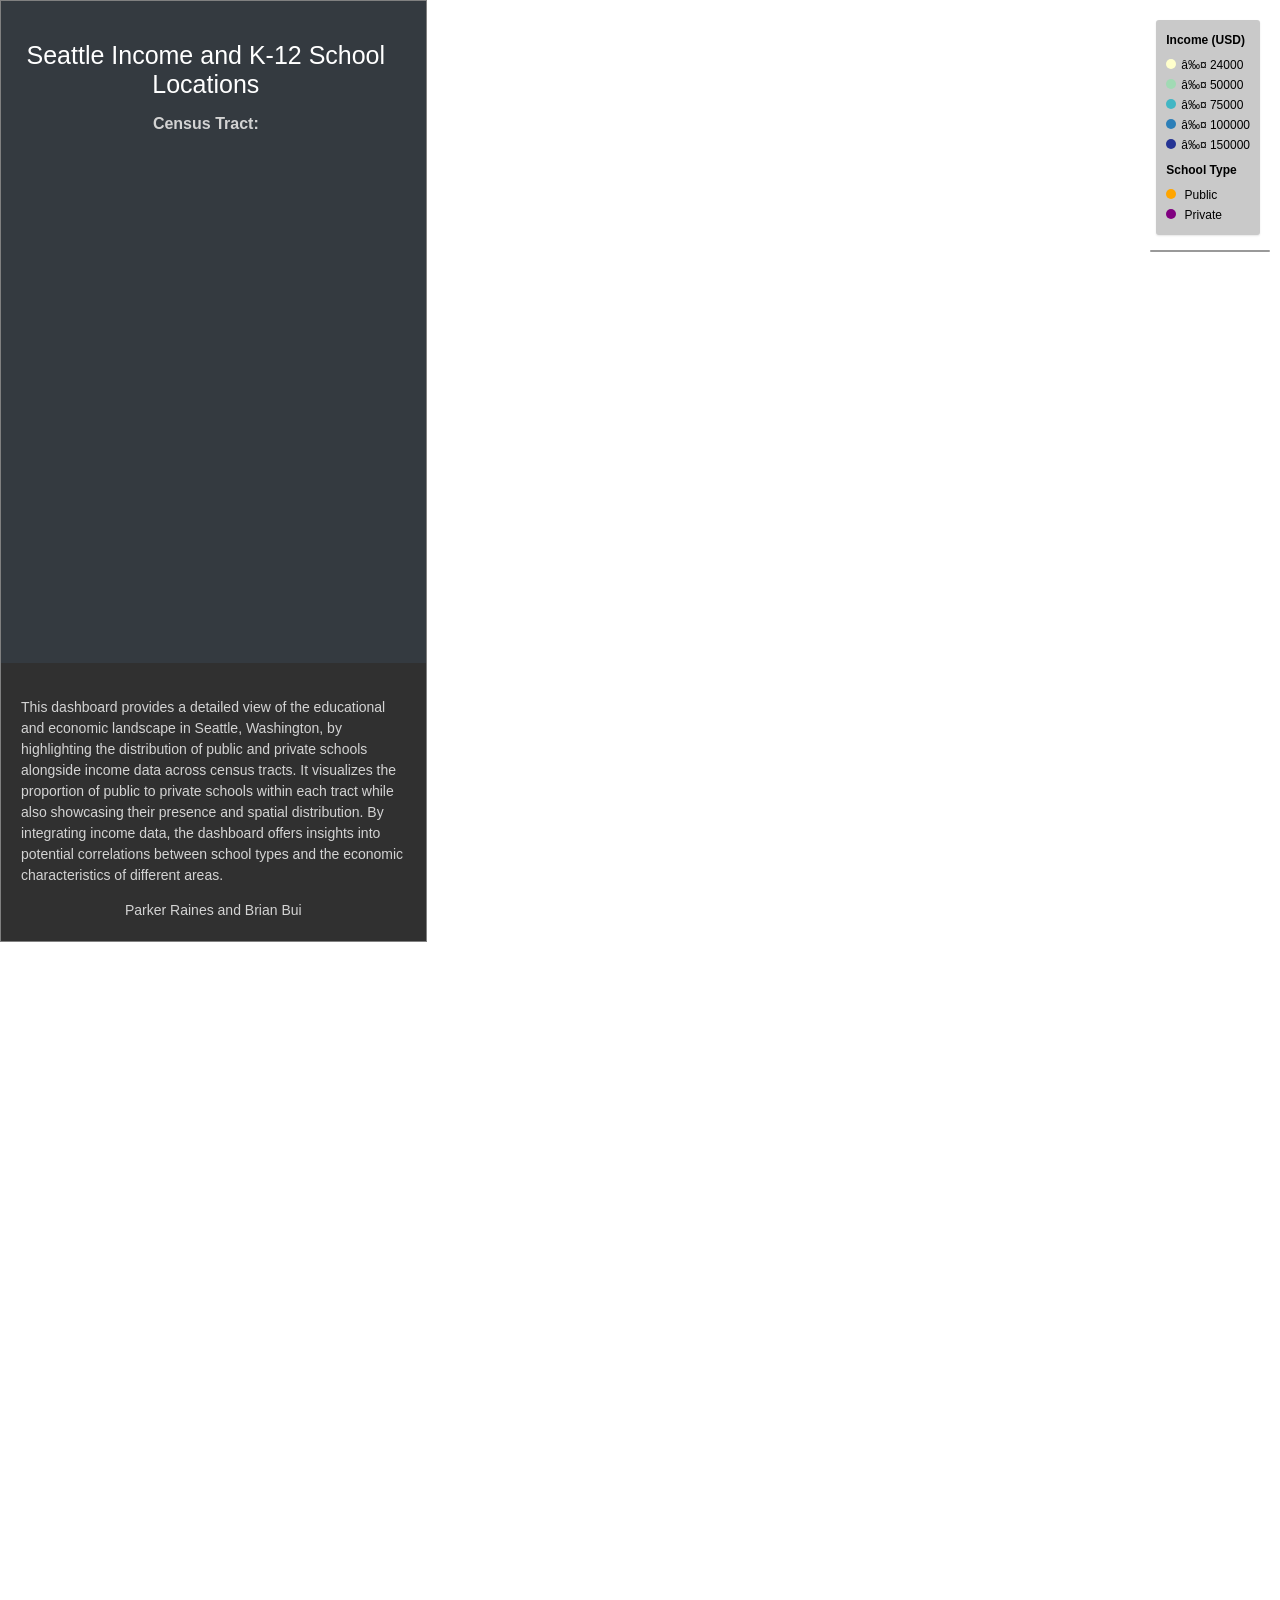
<file: index.html>
<!doctype html>
<html lang="en">
<head>
  <meta name="viewport" content="width=device-width, initial-scale=1.0">
  <link href="https://api.mapbox.com/mapbox-gl-js/v3.7.0/mapbox-gl.css" rel="stylesheet">
  <script src="https://api.mapbox.com/mapbox-gl-js/v3.7.0/mapbox-gl.js"></script>
  <script src="d3.v5.min.js" charset="utf-8"></script>
  <link rel="stylesheet" href="Dashboard.css">
</head>
<body>

  <!-- sidebar -->
  <div id="info">
   <div id="title">
    Seattle Income and K-12 School Locations
   </div>
    <div id="count" class="card">
     <h3 id="desc"> Census Tract:</h3>
     <h3 id="county-count"> </h3>
    </div>
    <div id="pie-chart"></div>
    <div id="footer">
      <p>This dashboard provides a detailed view of the educational and economic landscape in Seattle, Washington, by highlighting
         the distribution of public and private schools alongside income data across census tracts. It visualizes the proportion of 
         public to private schools within each tract while also showcasing their presence and spatial distribution. By integrating 
         income data, the dashboard offers insights into potential correlations between school types and the economic characteristics
         of different areas.
      </p>
      <p id='author'> Parker Raines and Brian Bui</p>
    </div>
  </div>

  <!-- mainwindow -->
  <div id='map'></div>
  <div class="legend" id="pop-legend">
      <h4>Income (USD)</h4>
      <div><span style="background-color: #ffffcc"></span>≤ 24000</div>
      <div><span style="background-color: #a1dab4"></span>≤ 50000</div>
      <div><span style="background-color: #41b6c4"></span>≤ 75000</div>
      <div><span style="background-color: #2c7fb8"></span>≤ 100000</div>
      <div><span style="background-color: #253494"></span>≤ 150000</div>
      <h4 style="margin-top: 5px;"> School Type</h4>
      <div><span style="background-color: orange"></span> Public</div>
      <div><span style="background-color: purple"></span> Private</div>
  </div>

  <nav id="menu"></nav>
  <div id="map"></div>
 
  <script>
  
   //Main map comes here.       

    mapboxgl.accessToken = 'pk.eyJ1IjoibWFwdXNlcjAzIiwiYSI6ImNtMHpzYTFiZzAyd2cyanBrYWhpYXZsZ3gifQ.paRv0YlSRjmXUZKSMTjGEA';
        const mymap = new mapboxgl.Map({
            container: 'map',
            style: 'mapbox://styles/mapbox/dark-v11',
            projection: 'mercator',
            center: [-122.32070, 47.61360],
            zoom:10.79
        });

    function updatePieChart(numPublic, numPrivate, schoolsTotal) {
        console.log('Updating pie chart with:', numPublic, numPrivate, schoolsTotal);
        const data = schoolsTotal
            ? [{label: 'Public', value: numPublic}, {label: 'Private', value: numPrivate}]
            : [{label: 'No Data', value: 1}]; // Placeholder data if no schools

        const colors = schoolsTotal
            ? ['#ffaf0f', '#cf10e0']
            : ['#cccccc']; 
            
        // Clear previous chart
        d3.select('#pie-chart').select('svg').remove();

        // Create SVG and group elements
        const svg = d3.select('#pie-chart')
            .append('svg')
            .attr('width', 300)
            .attr('height', 300);

        const radius = Math.min(300, 300) / 2;
        const g = svg.append('g').attr('transform', `translate(${radius},${radius})`);

        // Define pie and arc generators
        const pie = d3.pie().value(d => d.value);
        const arc = d3.arc().innerRadius(0).outerRadius(radius);

        // Draw arcs
        const arcs = g.selectAll('path')
            .data(pie(data))
            .enter()
            .append('path')
            .attr('d', arc)
            .attr('fill', (d, i) => colors[i]);

        // Add labels
        g.selectAll('text')
            .data(pie(data))
            .enter()
            .append('text')
            .attr('transform', d => `translate(${arc.centroid(d)})`)
            .attr('text-anchor', 'middle')
            .style('font-size', '15px')
            .style('fill', schoolsTotal ? '#000' : '#666') 
            .text(d => `${d.data.label}: ${d.data.value}`);
    }


        mymap.on('load', () => {
            mymap.addSource('income', {
                    type: 'geojson',
                    data: 'census_tracts_income_schools.geojson'

                    });  

            mymap.addSource('publicschools', {
                type: 'geojson',
                data: 'Public_Schools_Seattle.geojson'
            });


            mymap.addSource('privateschools', {
                type: 'geojson',
                data: 'Private_Schools_Seattle.geojson'
            });


            mymap.addLayer( {
                    id: 'income-layer',
                    type: 'fill',
                    source: 'income',
                    layout: {
                        'visibility': 'visible'
                    },
                    paint: {
                    'fill-color':['interpolate',['linear'],['get', 'B19301_per_capita_income_5YALL_B19301_001'],
                                    24000, '#ffffcc',
                                    50000, '#a1dab4',
                                    75000, '#41b6c4',
                                    100000, '#2c7fb8',
                                    150000, '#253494'],
                    'fill-outline-color':'lightgrey'    
                        }
                    }); 

            mymap.addLayer( {
                id: 'public-schools-layer',
                type: 'circle',
                source: 'publicschools',
                layout: {
                        'visibility': 'visible'
                    },
                paint: {
                        'circle-radius': 6,
                        'circle-color': "#ffaf0f",
                        'circle-stroke-width': 1,
                        'circle-stroke-color': 'white',
                        'circle-stroke-opacity': 0.6,
                        'circle-opacity': 0.9
                    }
            });

            mymap.addLayer( {
                id: 'private-schools-layer',
                type: 'circle',
                source: 'privateschools',
                layout: {
                        'visibility': 'visible'
                    },
                paint: {
                        'circle-radius': 6,
                        'circle-color': "#cf10e0",
                        'circle-stroke-width': 1,
                        'circle-stroke-color': 'white',
                        'circle-stroke-opacity': 0.6,
                        'circle-opacity': 0.9
                    }
            });  
        });  

    // Add click event for public schools
    mymap.on('click', 'public-schools-layer', (event) => {
        const features = event.features;
        if (!features || !features.length) return;

        const properties = features[0].properties;

        // Create a popup and set its content
        new mapboxgl.Popup()
            .setLngLat(event.lngLat)
            .setHTML(`
                <h3 class="popup">Public School</h3>
                <p class="popup"><strong>Name:</strong> ${properties.school_name || 'N/A'}</p>
                <p class="popup"><strong>Address:</strong> ${properties.address || 'N/A'}</p>
                <p class="popup"><strong>Grades:</strong> ${properties.grades || 'N/A'}</p>
            `)
            .addTo(mymap);
    });   
    
    mymap.on('click', 'private-schools-layer', (event) => {
    const features = event.features;
    if (!features || !features.length) return;

    const properties = features[0].properties;

    // Create a popup and set its content
    new mapboxgl.Popup()
        .setLngLat(event.lngLat)
        .setHTML(`
            <h3 class="popup">Private School</h3>
            <p class="popup"><strong>Name:</strong> ${properties.NAME || 'N/A'}</p>
            <p class="popup"><strong>Address:</strong> ${properties.SCHOOL_STREET_ADDRESS || 'N/A'}</p>
            <p class="popup"><strong>Profit/Nonprofit:</strong> ${properties.FOR_PROFIT_OR_NON_PROFIT || 'N/A'}</p>
        `)
        .addTo(mymap);
    });

    mymap.on('mouseenter', 'public-schools-layer', () => {
    mymap.getCanvas().style.cursor = 'pointer';
    });
    mymap.on('mouseenter', 'private-schools-layer', () => {
        mymap.getCanvas().style.cursor = 'pointer';
    });

    // Reset cursor when not hovering over points
    mymap.on('mouseleave', 'public-schools-layer', () => {
        mymap.getCanvas().style.cursor = '';
    });
    mymap.on('mouseleave', 'private-schools-layer', () => {
        mymap.getCanvas().style.cursor = '';
    });

   // change info window on hover
   mymap.on('mousemove', (event) => {
          //identify the layer with mouse event
          const incomedata = mymap.queryRenderedFeatures(event.point, {
                layers: ['income-layer']
              });
          const per_capita_income = incomedata[0].properties.B19301_per_capita_income_5YALL_B19301_001;
          const num_public = incomedata[0].properties.NUM_SCHOOLS_PUBLIC
          const num_private = incomedata[0].properties.NUM_SCHOOLS_PRIVATE
          const schools_total = incomedata[0].properties.NUM_SCHOOLS_PUBLIC + incomedata[0].properties.NUM_SCHOOLS_PRIVATE

          //Construct HTML DOM to diplay county name at <div id = 'desc'>
            document.getElementById('desc').innerHTML = incomedata.length
                ? `<h3>${incomedata[0].properties.GEN_ALIAS}, ${incomedata[0].properties.NAME} </h3>`
                : `<h3>Hover over a census tract</h3>`;


          //Construct HTML DOM to display population at <div id='county-count>'  
            document.getElementById('county-count').innerHTML = incomedata.length
                ? `<h3 class="dataline1 label">⠀Income Per Capita: </h3> <h3 class="dataline1 data"> ${per_capita_income}</h3>
                    <h3 class="dataline2 label">⠀Total Schools in Tract: </h3> <h3 class="dataline2 data"> ${num_public + num_private}</h3>
                    <h3 class="dataline1 label">⠀Public Schools in Tract: </h3> <h3 class="dataline1 data"> ${num_public}</h3>
                    <h3 class="dataline2 label">⠀Private Schools in Tract: </h3> <h3 class="dataline2 data"> ${num_private}</h3>
                    <h3 class="dataline1 label">⠀Percent Public Schools: </h3> <h3 class="dataline1 data"> ${schools_total ? ((num_public / schools_total) * 100).toFixed(0) : '0'}%`
                : `<h3 class="dataline1 label">⠀Income Per Capita: </h3> <h3 class="dataline1 data"> </h3>
                    <h3 class="dataline2 label">⠀Total Schools in Tract: </h3> <h3 class="dataline2 data"> </h3>
                    <h3 class="dataline1 label">⠀Public Schools in Tract: </h3> <h3 class="dataline1 data"> </h3>
                    <h3 class="dataline2 label">⠀Private Schools in Tract: </h3> <h3 class="dataline2 data"> </h3>
                    <h3 class="dataline1 label">⠀Public to Private Ratio: </h3> <h3 class="dataline1 data"> </h3>`;
            
            if (incomedata.length) {
              const publicSchools = incomedata[0].properties.NUM_SCHOOLS_PUBLIC || 0;
              const privateSchools = incomedata[0].properties.NUM_SCHOOLS_PRIVATE || 0;
              const schoolsTotal = publicSchools + privateSchools;
              updatePieChart(publicSchools, privateSchools, schoolsTotal);
                } else {
                    updatePieChart(0, 0, 0); 
                }
          });


        mymap.on('idle', () => {
    console.log("Map is idle, checking layers and setting up toggles.");

    // Ensure layers are loaded
    if (!mymap.getLayer('income-layer') || !mymap.getLayer('public-schools-layer') || !mymap.getLayer('private-schools-layer')) {
        console.error("One or more required layers are missing.");
        return;
    }

    // Enumerate IDs of the layers
    const toggleableLayerIds = ['income-layer', 'public-schools-layer', 'private-schools-layer'];

    // Set up toggle buttons
    for (const id of toggleableLayerIds) {
        if (document.getElementById(id)) {
            console.log(`Link for layer ${id} already exists.`);
            continue; // Skip if link already exists
        }

        const link = document.createElement('a');
        link.id = id;
        link.href = '#';
        link.textContent = id;
        link.className = 'active';

        // Toggle visibility on click
        link.onclick = function (e) {
            e.preventDefault();
            e.stopPropagation();

            const visibility = mymap.getLayoutProperty(id, 'visibility');
            if (visibility === 'visible') {
                mymap.setLayoutProperty(id, 'visibility', 'none');
                this.className = '';
            } else {
                mymap.setLayoutProperty(id, 'visibility', 'visible');
                this.className = 'active';
            }
        };

        const layersMenu = document.getElementById('menu');
        if (!layersMenu) {
            console.error("Menu element with ID 'menu' not found.");
            return;
        }

        layersMenu.appendChild(link);
        console.log(`Link added for layer: ${id}`);
    }
});
  </script>
</body>
</html>
</file>
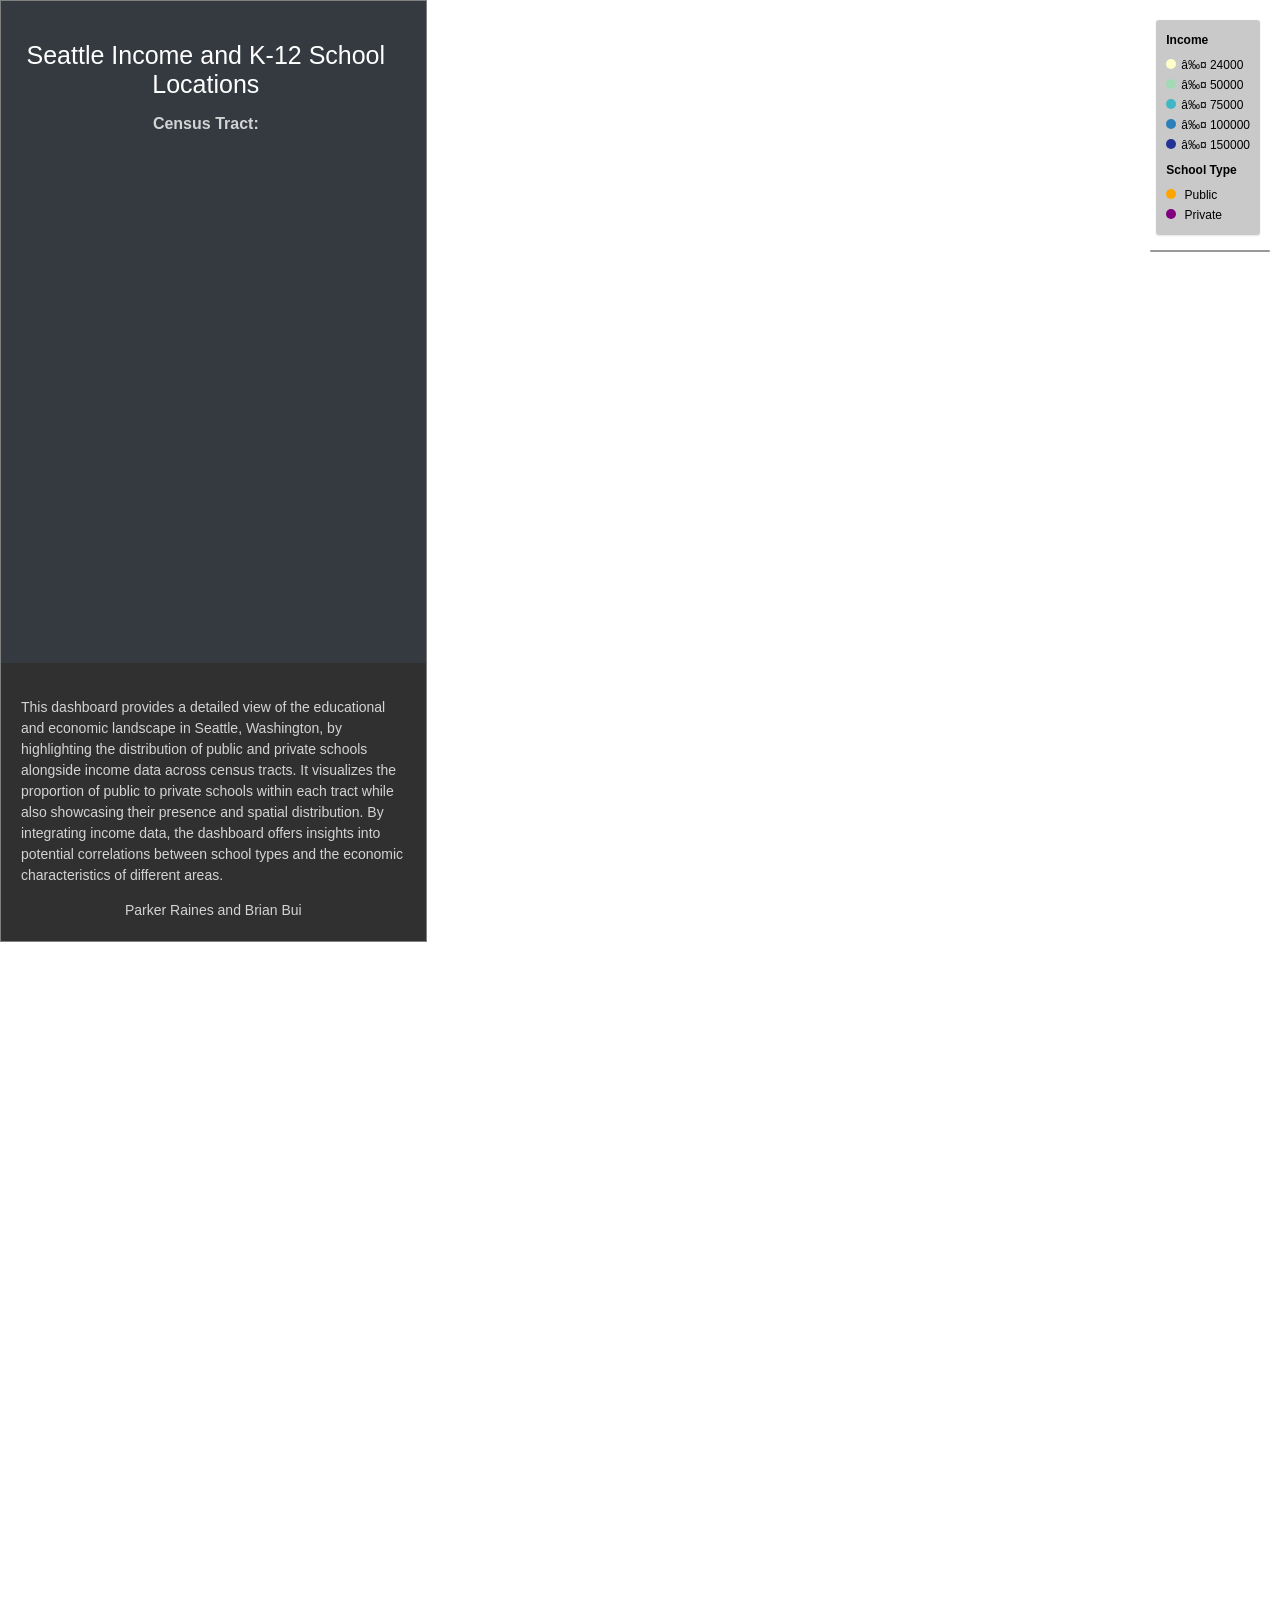
<file: finalproj.html>
<!doctype html>
<html lang="en">
<head>
  <meta name="viewport" content="width=device-width, initial-scale=1.0">
  <link href="https://api.mapbox.com/mapbox-gl-js/v3.7.0/mapbox-gl.css" rel="stylesheet">
  <script src="https://api.mapbox.com/mapbox-gl-js/v3.7.0/mapbox-gl.js"></script>
  <script src="http://d3js.org/d3.v5.min.js" charset="utf-8"></script>
  <link rel="stylesheet" href="Dashboard.css">
</head>
<body>

  <!-- sidebar -->
  <div id="info">
   <div id="title">
    Seattle Income and K-12 School Locations
   </div>
    <div id="count" class="card">
     <h3 id="desc"> Census Tract:</h3>
     <h3 id="county-count"> </h3>
    </div>
    <div id="pie-chart"></div>
    <div id="footer">
      <p>This dashboard provides a detailed view of the educational and economic landscape in Seattle, Washington, by highlighting
         the distribution of public and private schools alongside income data across census tracts. It visualizes the proportion of 
         public to private schools within each tract while also showcasing their presence and spatial distribution. By integrating 
         income data, the dashboard offers insights into potential correlations between school types and the economic characteristics
         of different areas.
      </p>
      <p id='author'> Parker Raines and Brian Bui</p>
    </div>
  </div>

  <!-- mainwindow -->
  <div id='map'></div>
  <div class="legend" id="pop-legend">
      <h4>Income</h4>
      <div><span style="background-color: #ffffcc"></span>≤ 24000</div>
      <div><span style="background-color: #a1dab4"></span>≤ 50000</div>
      <div><span style="background-color: #41b6c4"></span>≤ 75000</div>
      <div><span style="background-color: #2c7fb8"></span>≤ 100000</div>
      <div><span style="background-color: #253494"></span>≤ 150000</div>
      <h4 style="margin-top: 5px;"> School Type</h4>
      <div><span style="background-color: orange"></span> Public</div>
      <div><span style="background-color: purple"></span> Private</div>
  </div>

  <nav id="menu"></nav>
  <div id="map"></div>
 
  <script>
  
   //Main map comes here.       

    mapboxgl.accessToken = 'pk.eyJ1IjoibWFwdXNlcjAzIiwiYSI6ImNtMHpzYTFiZzAyd2cyanBrYWhpYXZsZ3gifQ.paRv0YlSRjmXUZKSMTjGEA';
        const mymap = new mapboxgl.Map({
            container: 'map',
            style: 'mapbox://styles/mapbox/dark-v11',
            projection: 'mercator',
            center: [-122.32070, 47.61360],
            zoom:10.79
        });

    function updatePieChart(numPublic, numPrivate, schoolsTotal) {
        console.log('Updating pie chart with:', numPublic, numPrivate, schoolsTotal);
        const data = schoolsTotal
            ? [{label: 'Public', value: numPublic}, {label: 'Private', value: numPrivate}]
            : [{label: 'No Data', value: 1}]; // Placeholder data if no schools

        const colors = schoolsTotal
            ? ['#ffaf0f', '#cf10e0']
            : ['#cccccc']; 
            
        // Clear previous chart
        d3.select('#pie-chart').select('svg').remove();

        // Create SVG and group elements
        const svg = d3.select('#pie-chart')
            .append('svg')
            .attr('width', 300)
            .attr('height', 300);

        const radius = Math.min(300, 300) / 2;
        const g = svg.append('g').attr('transform', `translate(${radius},${radius})`);

        // Define pie and arc generators
        const pie = d3.pie().value(d => d.value);
        const arc = d3.arc().innerRadius(0).outerRadius(radius);

        // Draw arcs
        const arcs = g.selectAll('path')
            .data(pie(data))
            .enter()
            .append('path')
            .attr('d', arc)
            .attr('fill', (d, i) => colors[i]);

        // Add labels
        g.selectAll('text')
            .data(pie(data))
            .enter()
            .append('text')
            .attr('transform', d => `translate(${arc.centroid(d)})`)
            .attr('text-anchor', 'middle')
            .style('font-size', '15px')
            .style('fill', schoolsTotal ? '#000' : '#666') 
            .text(d => `${d.data.label}: ${d.data.value}`);
    }


        mymap.on('load', () => {
            mymap.addSource('income', {
                    type: 'geojson',
                    data: 'census_tracts_income_schools.geojson'

                    });  

            mymap.addSource('publicschools', {
                type: 'geojson',
                data: 'Public_Schools_Seattle.geojson'
            });


            mymap.addSource('privateschools', {
                type: 'geojson',
                data: 'data/Private_Schools_Seattle.geojson'
            });


            mymap.addLayer( {
                    id: 'income-layer',
                    type: 'fill',
                    source: 'income',
                    layout: {
                        'visibility': 'visible'
                    },
                    paint: {
                    'fill-color':['interpolate',['linear'],['get', 'B19301_per_capita_income_5YALL_B19301_001'],
                                    24000, '#ffffcc',
                                    50000, '#a1dab4',
                                    75000, '#41b6c4',
                                    100000, '#2c7fb8',
                                    150000, '#253494'],
                    'fill-outline-color':'lightgrey'    
                        }
                    }); 

            mymap.addLayer( {
                id: 'public-schools-layer',
                type: 'circle',
                source: 'publicschools',
                layout: {
                        'visibility': 'visible'
                    },
                paint: {
                        'circle-radius': 6,
                        'circle-color': "#ffaf0f",
                        'circle-stroke-width': 1,
                        'circle-stroke-color': 'white',
                        'circle-stroke-opacity': 0.6,
                        'circle-opacity': 0.9
                    }
            });

            mymap.addLayer( {
                id: 'private-schools-layer',
                type: 'circle',
                source: 'privateschools',
                layout: {
                        'visibility': 'visible'
                    },
                paint: {
                        'circle-radius': 6,
                        'circle-color': "#cf10e0",
                        'circle-stroke-width': 1,
                        'circle-stroke-color': 'white',
                        'circle-stroke-opacity': 0.6,
                        'circle-opacity': 0.9
                    }
            });  
        });  

    // Add click event for public schools
    mymap.on('click', 'public-schools-layer', (event) => {
        const features = event.features;
        if (!features || !features.length) return;

        const properties = features[0].properties;

        // Create a popup and set its content
        new mapboxgl.Popup()
            .setLngLat(event.lngLat)
            .setHTML(`
                <h3 class="popup">Public School</h3>
                <p class="popup"><strong>Name:</strong> ${properties.school_name || 'N/A'}</p>
                <p class="popup"><strong>Address:</strong> ${properties.address || 'N/A'}</p>
                <p class="popup"><strong>Grades:</strong> ${properties.grades || 'N/A'}</p>
            `)
            .addTo(mymap);
    });   
    
    mymap.on('click', 'private-schools-layer', (event) => {
    const features = event.features;
    if (!features || !features.length) return;

    const properties = features[0].properties;

    // Create a popup and set its content
    new mapboxgl.Popup()
        .setLngLat(event.lngLat)
        .setHTML(`
            <h3 class="popup">Private School</h3>
            <p class="popup"><strong>Name:</strong> ${properties.NAME || 'N/A'}</p>
            <p class="popup"><strong>Address:</strong> ${properties.SCHOOL_STREET_ADDRESS || 'N/A'}</p>
            <p class="popup"><strong>Profit/Nonprofit:</strong> ${properties.FOR_PROFIT_OR_NON_PROFIT || 'N/A'}</p>
        `)
        .addTo(mymap);
    });

    mymap.on('mouseenter', 'public-schools-layer', () => {
    mymap.getCanvas().style.cursor = 'pointer';
    });
    mymap.on('mouseenter', 'private-schools-layer', () => {
        mymap.getCanvas().style.cursor = 'pointer';
    });

    // Reset cursor when not hovering over points
    mymap.on('mouseleave', 'public-schools-layer', () => {
        mymap.getCanvas().style.cursor = '';
    });
    mymap.on('mouseleave', 'private-schools-layer', () => {
        mymap.getCanvas().style.cursor = '';
    });

   // change info window on hover
   mymap.on('mousemove', (event) => {
          //identify the layer with mouse event
          const incomedata = mymap.queryRenderedFeatures(event.point, {
                layers: ['income-layer']
              });
          const per_capita_income = incomedata[0].properties.B19301_per_capita_income_5YALL_B19301_001;
          const num_public = incomedata[0].properties.NUM_SCHOOLS_PUBLIC
          const num_private = incomedata[0].properties.NUM_SCHOOLS_PRIVATE
          const schools_total = incomedata[0].properties.NUM_SCHOOLS_PUBLIC + incomedata[0].properties.NUM_SCHOOLS_PRIVATE

          //Construct HTML DOM to diplay county name at <div id = 'desc'>
            document.getElementById('desc').innerHTML = incomedata.length
                ? `<h3>${incomedata[0].properties.GEN_ALIAS}, ${incomedata[0].properties.NAME} </h3>`
                : `<h3>Hover over a census tract</h3>`;


          //Construct HTML DOM to display population at <div id='county-count>'  
            document.getElementById('county-count').innerHTML = incomedata.length
                ? `<h3 class="dataline1 label">⠀Income Per Capita: </h3> <h3 class="dataline1 data"> ${per_capita_income}</h3>
                    <h3 class="dataline2 label">⠀Total Schools in Tract: </h3> <h3 class="dataline2 data"> ${num_public + num_private}</h3>
                    <h3 class="dataline1 label">⠀Public Schools in Tract: </h3> <h3 class="dataline1 data"> ${num_public}</h3>
                    <h3 class="dataline2 label">⠀Private Schools in Tract: </h3> <h3 class="dataline2 data"> ${num_private}</h3>
                    <h3 class="dataline1 label">⠀Percent Public Schools: </h3> <h3 class="dataline1 data"> ${schools_total ? ((num_public / schools_total) * 100).toFixed(0) : '0'}%`
                : `<h3 class="dataline1 label">⠀Income Per Capita: </h3> <h3 class="dataline1 data"> </h3>
                    <h3 class="dataline2 label">⠀Total Schools in Tract: </h3> <h3 class="dataline2 data"> </h3>
                    <h3 class="dataline1 label">⠀Public Schools in Tract: </h3> <h3 class="dataline1 data"> </h3>
                    <h3 class="dataline2 label">⠀Private Schools in Tract: </h3> <h3 class="dataline2 data"> </h3>
                    <h3 class="dataline1 label">⠀Public to Private Ratio: </h3> <h3 class="dataline1 data"> </h3>`;
            
            if (incomedata.length) {
              const publicSchools = incomedata[0].properties.NUM_SCHOOLS_PUBLIC || 0;
              const privateSchools = incomedata[0].properties.NUM_SCHOOLS_PRIVATE || 0;
              const schoolsTotal = publicSchools + privateSchools;
              updatePieChart(publicSchools, privateSchools, schoolsTotal);
                } else {
                    updatePieChart(0, 0, 0); 
                }
          });


        mymap.on('idle', () => {
    console.log("Map is idle, checking layers and setting up toggles.");

    // Ensure layers are loaded
    if (!mymap.getLayer('income-layer') || !mymap.getLayer('public-schools-layer') || !mymap.getLayer('private-schools-layer')) {
        console.error("One or more required layers are missing.");
        return;
    }

    // Enumerate IDs of the layers
    const toggleableLayerIds = ['income-layer', 'public-schools-layer', 'private-schools-layer'];

    // Set up toggle buttons
    for (const id of toggleableLayerIds) {
        if (document.getElementById(id)) {
            console.log(`Link for layer ${id} already exists.`);
            continue; // Skip if link already exists
        }

        const link = document.createElement('a');
        link.id = id;
        link.href = '#';
        link.textContent = id;
        link.className = 'active';

        // Toggle visibility on click
        link.onclick = function (e) {
            e.preventDefault();
            e.stopPropagation();

            const visibility = mymap.getLayoutProperty(id, 'visibility');
            if (visibility === 'visible') {
                mymap.setLayoutProperty(id, 'visibility', 'none');
                this.className = '';
            } else {
                mymap.setLayoutProperty(id, 'visibility', 'visible');
                this.className = 'active';
            }
        };

        const layersMenu = document.getElementById('menu');
        if (!layersMenu) {
            console.error("Menu element with ID 'menu' not found.");
            return;
        }

        layersMenu.appendChild(link);
        console.log(`Link added for layer: ${id}`);
    }
});
  </script>
</body>
</html>
</file>
<file: Dashboard.css>
* {
  box-sizing: border-box;
  }
  html, body {
    width: 100vw;
    height: 100%;
    margin: 0;
    float: left;
    font-family: 'Segoe UI', sans-serif;
  }
  #map {
    width: 66.66%;
    height: 100vh;
    right: 0;
    float: right;  
    padding: 40px 15px 900px 15px;
    font-family: 'Titillium Web', serif;
  }
  #info {
    height: 100vh;
    z-index: 1000;
    position: absolute;
    width: 33.33%;
    top: 0;
    bottom: 0;
    left: 0;
    padding: 40px 15px 900px 0px;
    background: #343a40;
    color: white;
    border: 1px solid grey;
  }
  
  @media only screen and (max-width: 1026px) {
  #info, {
    visibility: hidden !important;
  }
  }
  
  #info a {
  color: lightgray;
  }
  
  #info a:hover {
  color: white;
  opacity: 0.3;
  }
  
  #info h4 i {
  font-size: 1.25e;
  padding-right: 10px
  }
  
  #title {
  font-size: 25px;
  font-family: 'Oswald', sans-serif;
  position: relative;
  max-width: fit-content;
  text-align: center;
  margin-inline: auto;
  }
  
  /* social media icons */
  #title span {
  font-size: 14px;
  float: right;
  margin-right: 10px;
  }
  
  #placename {
  font-size: 40px;
  font-family: 'Oswald', sans-serif;
  }
  
  /* card decks */
  #desc {
  text-align: center;
  color: lightgray;
  font-size: medium;
  font-weight: bold;
  }
  
  #county-count {
  width: 100%;
  text-align: left;
  position: absolute;
  color: rgb(150, 214, 137);
  font-size: medium;
  }
  
  #footer {
  background-color: #303030;
  position: absolute;
  bottom: 0%;
  left: 0px;
  padding: 20px;
  font-size: 14px;
  line-height: 150%;
  color: lightgray;
  }
  
  .dataline1{
    margin-top: 1px;
    margin-bottom: 1px;
    margin-block-end: 0px;
    margin-block-start: 0px;
    background-color: #4c565f;
  }
  
  
  
  .dataline2 {
    margin-top: 1px;
    margin-bottom: 1px;
    margin-block-end: 0px;
    margin-block-start: 0px;
    background-color: #343a40;
  }
  
  .label {
    float: left;
    width: 50%;
    height: 25px;
  }
  
  .data{
    float: right;
    width: 50%;
    height: 25px;
    font-weight: normal;
  }
  
  .line {
      fill: none;
      stroke-width: 3;
  }
  
  h2.year {
    margin: 10px 0px 0px 0px;
    font-size: 1.3em;
    font-weight: 700;
    color: lightgray;
  }
  .legend {
    background-color: #c9c9c9;
    border-radius: 3px;
    top: 20px;
    box-shadow: 0 1px 2px rgba(0, 0, 0, 0.1);
    font:
        12px/20px 'Helvetica Neue',
        Arial,
        Helvetica,
        sans-serif;
    padding: 10px;
    position: fixed;
    right: 20px;
    z-index: 1;
  }
  
  .legend h4 {
    margin: 0 0 5px;
  }
  
  .legend div span {
    border-radius: 50%;
    display: inline-block;
    height: 10px;
    margin-right: 5px;
    width: 10px;
  }
  
  .tooltip {
    position: absolute;
    top: 0;
    height: 100px;
    margin-top: 20px;
    width: 250px;
    bottom: 0;
    right: 0;
    background: #fff;
    margin-right: 20px;
    font-family: Arial, sans-serif;
    overflow: auto;
    border-radius: 3px;
    z-index: 1;
  }
  
  #menu {
    background: #fff;
    position: fixed;
    z-index: 1;
    top: 250px;
    right: 10px;
    border-radius: 3px;
    width: 120px;
    border: 1px solid rgba(0, 0, 0, 0.4);
    font-family: 'Open Sans', sans-serif;
  }
  
  #menu a {
    font-size: 13px;
    color: #000000;
    display: block;
    margin: 0;
    padding: 0;
    padding: 5px;
    text-decoration: none;
    border-bottom: 1px solid rgba(0, 0, 0, 0.25);
    text-align: center;
  }
  
  #menu a:last-child {
    border: none;
  }
  
  #menu a:hover {
    background-color: #c4c4c4;
    color: #404040;
  }
  
  #menu a.active {
    background-color: #c9c9c9;
    color: #000000;
    font-weight: bold;
  }
  
  #menu a.active:hover {
    background: #c4c4c4;
  }
  
  #pie-chart{
    position: absolute;
    top: 335px; 
    width: 100%;
    display: flex;
    justify-content: center;
    font-family: 'Segoe UI', sans-serif;
    font-weight: 500;
  }
  
  #author{
    max-width: fit-content;
    margin-inline: auto;
    margin-bottom: 0px;
  }

  .popup{
    font-family: 'Segoe UI', sans-serif;
  }
</file>
